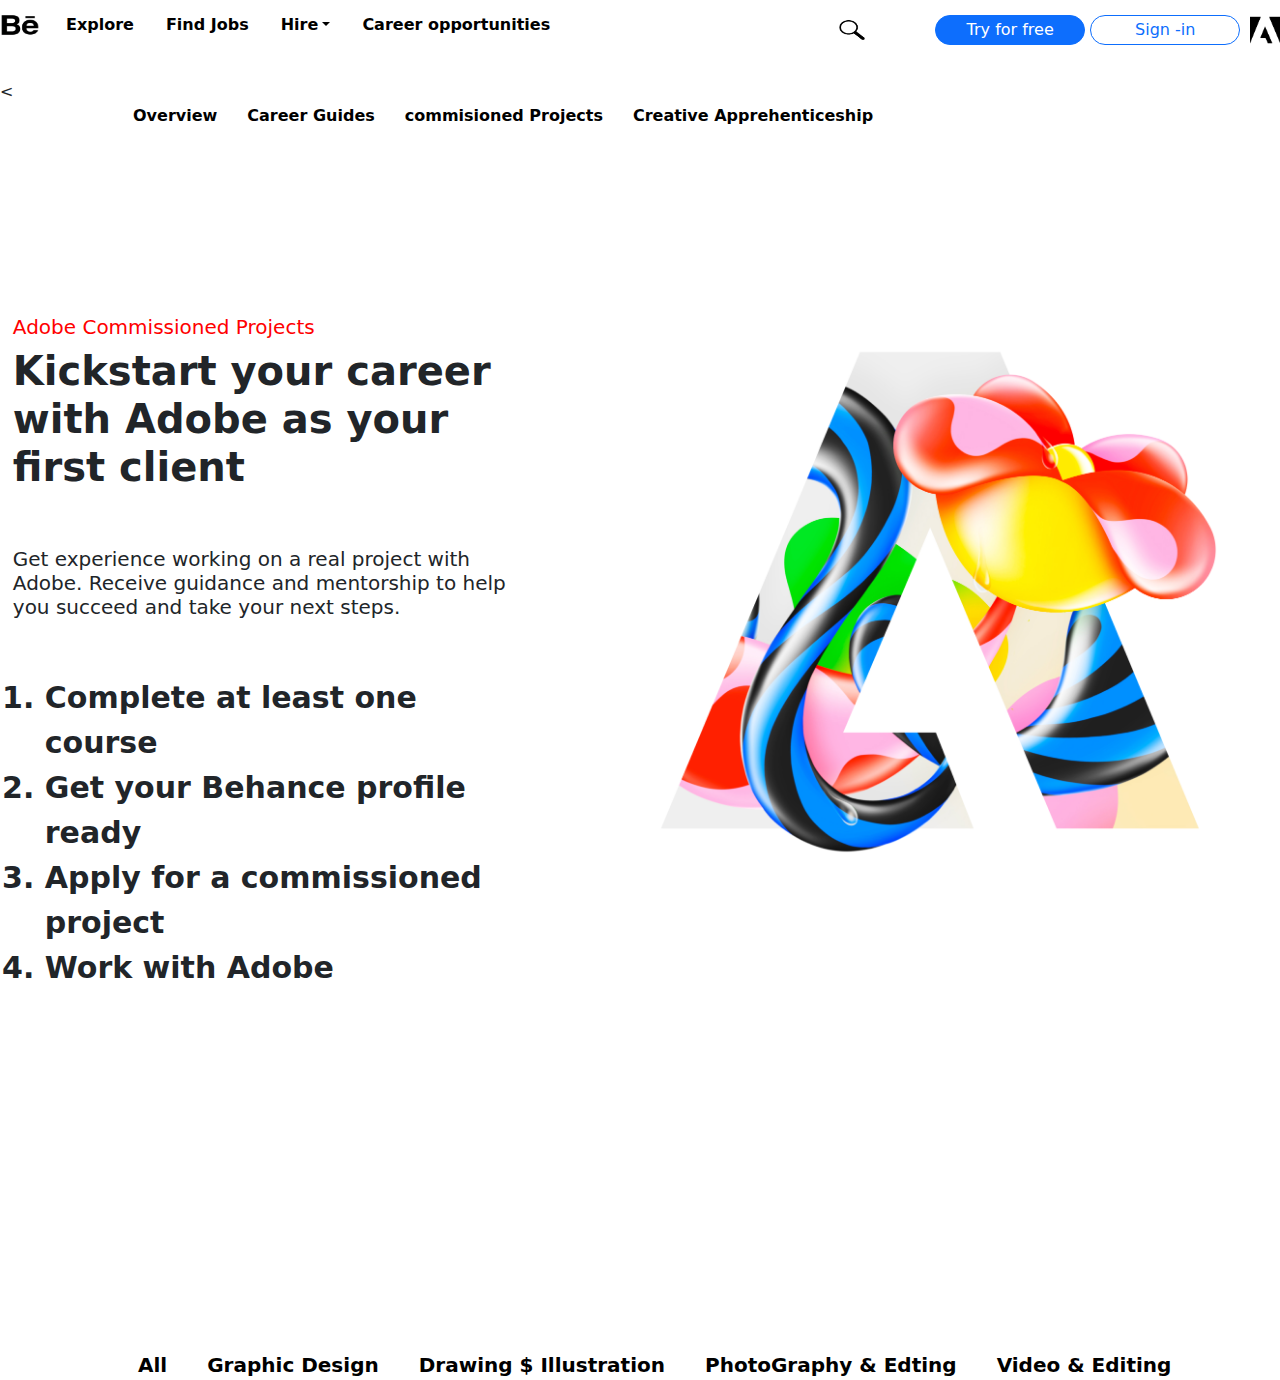
<file: career.html>
<<!DOCTYPE html>
<html lang="en">
<head>
    <meta charset="UTF-8">
    <meta name="viewport" content="width=device-width, initial-scale=1.0">
     <link rel="stylesheet" href="https://cdn.jsdelivr.net/npm/bootstrap@5.3.3/dist/css/bootstrap.min.css" integrity="sha384-QWTKZyjpPEjISv5WaRU9OFeRpok6YctnYmDr5pNlyT2bRjXh0JMhjY6hW+ALEwIH" crossorigin="anonymous">
    <link rel="icon" type="image/png" href="android-chrome-512x512.png">
    <link rel="stylesheet" href="carrier.css">
    <title>Find Creative Jobs :: Behance</title>
</head>
<body>
  <header class="header1">
    <div class="container">
    <div class="container-fluid">
        <div class="row">
            <div class="col">
              <div class="container-1">
                <img src="behance logo.webp" alt="logo" class="img-fluid" id="behance-img">
           <ul class="nav flex-column flex-sm-row">
  <li class="nav-item">
    <a class="nav-link" href="index.html" id="Explore">Explore</a>
  </li>
  <li class="nav-item">
    <a class="nav-link" href="jobs.html">Find Jobs</a>
  </li>
  <li class="nav-item">
    <a class="nav-link  dropdown-toggle" href="hire.html">Hire</a>
  </li>
  <li class="nav-item" id="Career">
    <a class="nav-link" href="career.html">Career opportunities</a>
  </li>

  <a href=""><img src="search-removebg-preview.png" alt="search" id="search"></a>

  <div class="btns">
    <button class="btn btn-primary">Try for free</button>
    <button type="button" class="btn btn-outline-primary">
       Sign -in
</button>
<a href=""><img src="adobe-logo.png" alt=""></a>


  

</ul>


              </div>
<div class="container">
    <div class="container-fluid">
        <div class="row">
            <div class="col">
  <div class="container_2">
     <ul class="nav flex-column flex-sm-row">
      <li class="nav-item"><a href="">Overview</a></li>
      <li class="nav-item"><a href="">Career Guides</a></li>
      <li class="nav-item"><a href="">commisioned Projects</a></li>
      <li class="nav-item"><a href="">Creative Apprehenticeship</a></li>   
    </ul>
  </div>     
  </div>
        </div>
    </div>
</div>       


<div class="container">
    <div class="container-fluid">
        <div class="row">
            <div class="col">
                <div class="container3">
                    <section class="one">
                      <h3>Adobe Commissioned Projects</h3>
                      <h1>Kickstart your career with Adobe as your first client</h1><br><br>
                      <h5>Get experience working on a real project with Adobe. Receive guidance and mentorship to help you succeed and take your next steps.</h5><br><br>
                      <ol>
                        <li>Complete at least one course</li>
                        <li>Get your Behance profile ready</li>
                        <li>Apply for a commissioned project</li>
                        <li>Work with Adobe</li>
                      </ol>
                    </section>
                    <section class="two">
                    <img src="Adobe2.jpg" alt="">
                </section>
                </div>

                <div class="links">
                    <ul class="nav flex-column flex-sm-row">
                         <li class="nav-item"><a href="">All</a></li>
                         <li class="nav-item"><a href="">Graphic Design</a></li>
                         <li class="nav-item"><a href="">Drawing $ Illustration</a></li>
                         <li class="nav-item"><a href="">PhotoGraphy & Edting</a></li>
                         <li class="nav-item"><a href="">Video & Editing</a></li>

                    </ul>
                </div>
                

            </div>
        </div>
    </div>
</div>
</file>
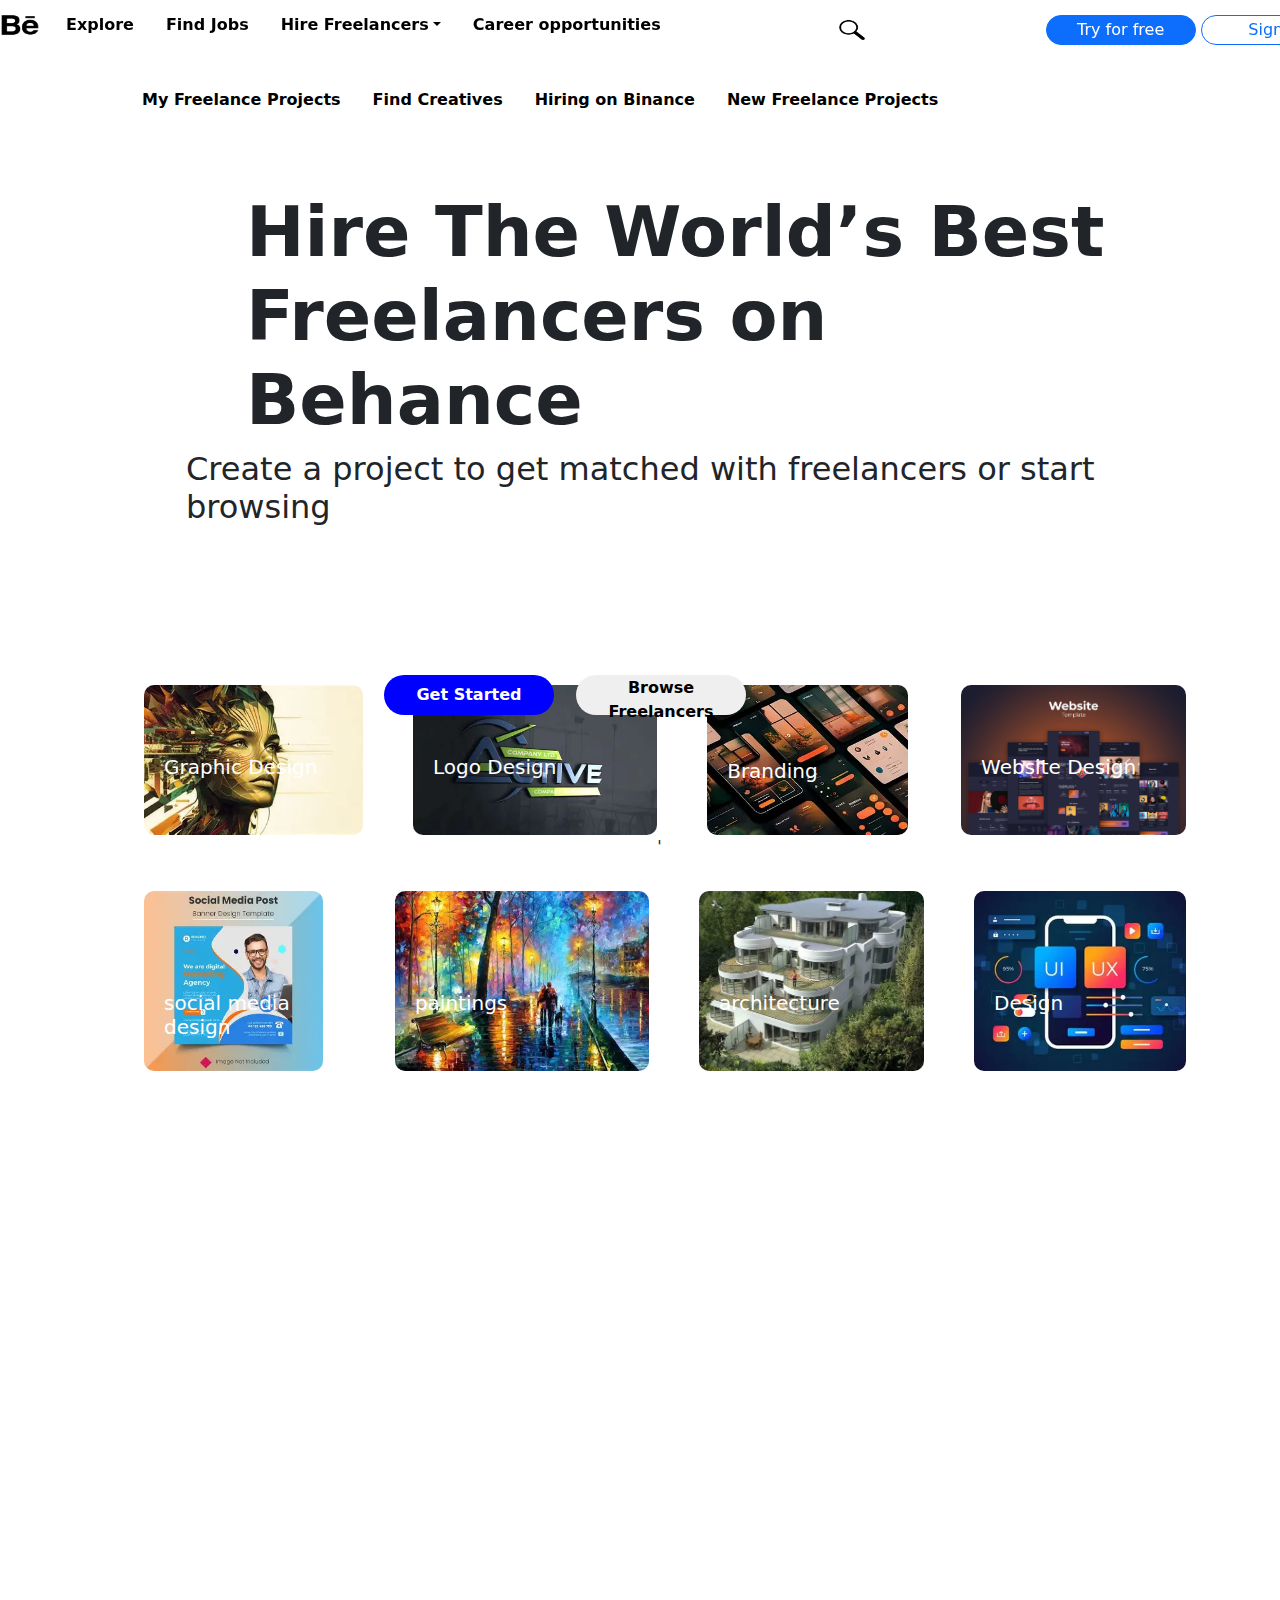
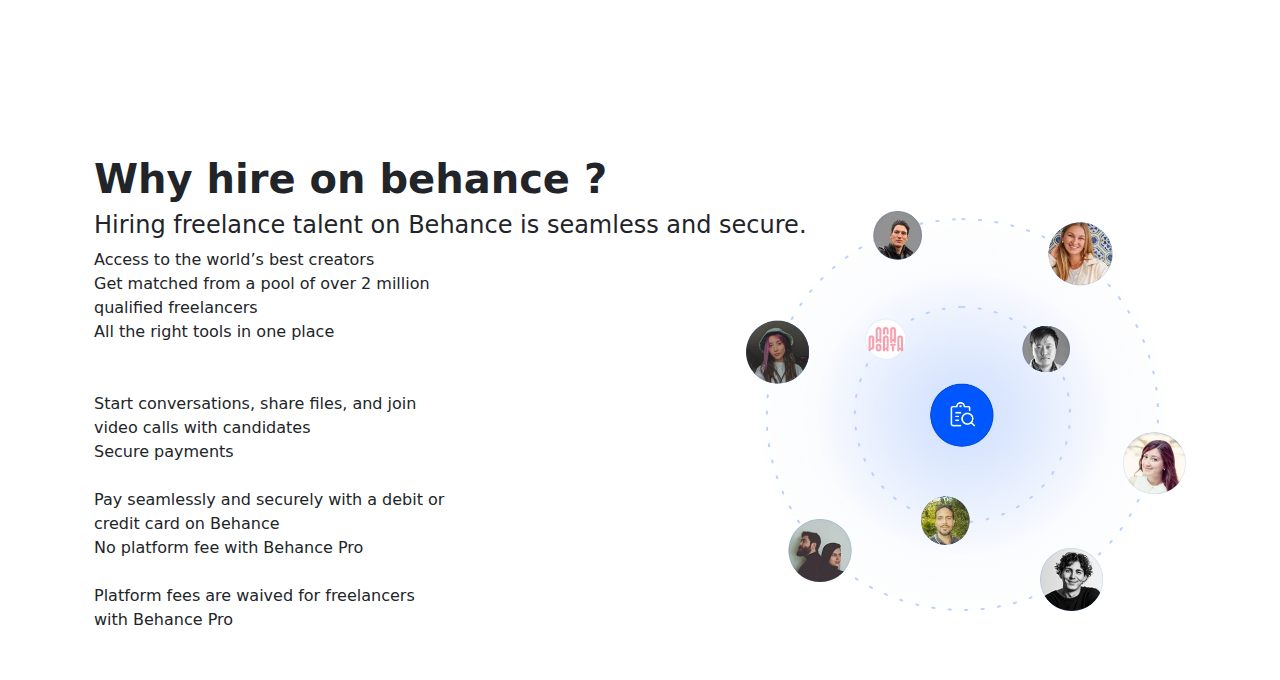
<file: hire.html>
<!DOCTYPE html>
<html lang="en">
<head>
    <meta charset="UTF-8">
    <meta name="viewport" content="width=device-width, initial-scale=1.0">
    <link rel="stylesheet" href="https://cdn.jsdelivr.net/npm/bootstrap@5.3.3/dist/css/bootstrap.min.css" integrity="sha384-QWTKZyjpPEjISv5WaRU9OFeRpok6YctnYmDr5pNlyT2bRjXh0JMhjY6hW+ALEwIH" crossorigin="anonymous">
    <link rel="icon" type="image/png" href="android-chrome-512x512.png">
    <link rel="stylesheet" href="hire.css">
    <title>GRUB|Retro inspired restaurant branding</title>
</head>
<body style="overflow-x: hidden;">
<div class="container">
    <div class="container-fluid">
        <div class="row">
            <div class="col">
              <div class="container-1">
                <img src="behance logo.webp" alt="logo" class="img-fluid" id="behance-img">
           <ul class="nav flex-column flex-sm-row">
  <li class="nav-item">
    <a class="nav-link" href="index.html" id="Explore">Explore</a>
  </li>
  <li class="nav-item">
    <a class="nav-link" href="jobs.html">Find Jobs</a>
  </li>
  <li class="nav-item">
    <a class="nav-link  dropdown-toggle" href="hire.html">Hire Freelancers</a>
  </li>
  <li class="nav-item" id="Career">
    <a class="nav-link" href="career.html">Career opportunities</a>
  </li>

  <a href=""><img src="search.png" alt="search" id="search"></a>

  <div class="btns">
    <button class="btn btn-primary" style=" line-height: 0.5; ">Try for free</button>
    <button type="button" class="btn btn-outline-primary" style=" line-height: 0.5; ">Sign In</button>


    <!-- <button class="btn btn-outline-dark">Share Your Work</button> -->

  </div>
  <div class="icons">
    <!-- <a href=""><img src="messages2.png" class="message"></a>
    <a href=""><img src="notification logo.webp" class="notify"></a> -->
  </div>

</ul>


              </div>
            </div>
        </div>
   <div class="container-fluid">
        <div class="row">
            <div class="col">
                <div class="list">
                <ul class="nav flex-column flex-sm-row">
  <li class="nav-item">
    <a class="nav-link" href="" id="Explore">My Freelance Projects</a>
  </li>
   <li class="nav-item">
    <a class="nav-link" href="#" id="Explore">Find Creatives</a>
  </li>
   <li class="nav-item">
    <a class="nav-link" href="#" id="Explore">Hiring on Binance</a>
  </li>
   <li class="nav-item">
    <a class="nav-link" href="#" id="Explore">New Freelance Projects</a>
  </li>
                </ul>
                </div>
            </div>
        </div>
   </div>
   <div class="container-fluid">
        <div class="row">
            <div class="col">
                <div class="head">
                  <h1>Hire The World’s Best Freelancers on Behance</h1>
                  <h2>Create a project to get matched with freelancers or start browsing</h2>
                  <button class="btn1">Get Started</button>
                  <button class="btn2">Browse Freelancers</button>
                </div>
            </div>
        </div>
   </div>
   <div class="container_1">
    <div class="pic1">
    <img src="picture1.webp" alt="">
    <h2>Graphic Design</h2>
    </div>
    <div class="pic2">
    <img src="Logo Design.webp" alt="">
    <h2>Logo Design</h2>
    </div>
    <div class="pic3">
      <img src="branding.webp" alt="">'
      <h2>Branding</h2>
    </div>

    <div class="pic4">
      <img src="website design.jpeg" alt="">
      <h2>Website Design</h2>
    </div>

   </div>
   <div class="container_2">
    <div class="pic4">
        <img src="social media design.webp" alt="">
        <h2>social media design</h2>
      </div>
      <div class="pic5">
        <img src="paintings.webp" alt="">
        <h2>paintings</h2>
      </div>
      <div class="pic6">
        <img src="architecture.webp" alt="">
        <h2>architecture</h2>
      </div>
      <div class="pic6">
        <img src="design.webp" alt="">
        <h2>Design</h2>
      </div>
   </div>
   <div class="container_3">
    <h1>Why hire on behance ?</h1>
    <img src="circle-of-all.webp" alt="">
    <h4>Hiring freelance talent on Behance is seamless and secure.</h4>
       <ul class="nav flex-column flex-sm-row">
          <li class="nav-item">Access to the world’s best creators</li><br>
          <li class="nav-item">Get matched from a pool of over 2 million qualified freelancers</li><br><br><br>

          <li class="nav-item">All the right tools in one place</li>
          <li class="nav-item">Start conversations, share files, and join video calls with candidates</li><br><br>

          <li class="nav-item">Secure payments</li><br>
          <li class="nav-item">Pay seamlessly and securely with a debit or credit card on Behance</li><br><br>
          <li class="nav-item">
No platform fee with Behance Pro</li><br>
          <li class="nav-item">Platform fees are waived for freelancers with Behance Pro</li><br><br>
        

       </ul>
   </div>
</div>

  <script>// JavaScript for Hamburger Menu Toggle
document.addEventListener('DOMContentLoaded', function() {
    // Create hamburger button
    const hamburger = document.createElement('div');
    hamburger.className = 'hamburger';
    hamburger.innerHTML = '<span></span><span></span><span></span>';
    
    // Insert hamburger into container-1
    const container1 = document.querySelector('.container-1');
    container1.insertBefore(hamburger, container1.firstChild);
    
    // Get navigation menu
    const navMenu = document.querySelector('.container-1 .nav');
    
    // Toggle menu function
    function toggleMenu() {
        hamburger.classList.toggle('active');
        navMenu.classList.toggle('show');
        
        // Prevent body scroll when menu is open
        if (navMenu.classList.contains('show')) {
            document.body.style.overflow = 'hidden';
        } else {
            document.body.style.overflow = 'auto';
        }
    }
    
    // Add click event to hamburger
    hamburger.addEventListener('click', toggleMenu);
    
    // Close menu when clicking on a nav link
    const navLinks = document.querySelectorAll('.container-1 .nav-link');
    navLinks.forEach(link => {
        link.addEventListener('click', () => {
            hamburger.classList.remove('active');
            navMenu.classList.remove('show');
            document.body.style.overflow = 'auto';
        });
    });
    
    // Close menu when clicking outside
    document.addEventListener('click', function(e) {
        if (!hamburger.contains(e.target) && !navMenu.contains(e.target)) {
            hamburger.classList.remove('active');
            navMenu.classList.remove('show');
            document.body.style.overflow = 'auto';
        }
    });
    
    // Handle window resize
    window.addEventListener('resize', function() {
        if (window.innerWidth > 768) {
            hamburger.classList.remove('active');
            navMenu.classList.remove('show');
            document.body.style.overflow = 'auto';
        }
    });
});</script>
</body>
</file>
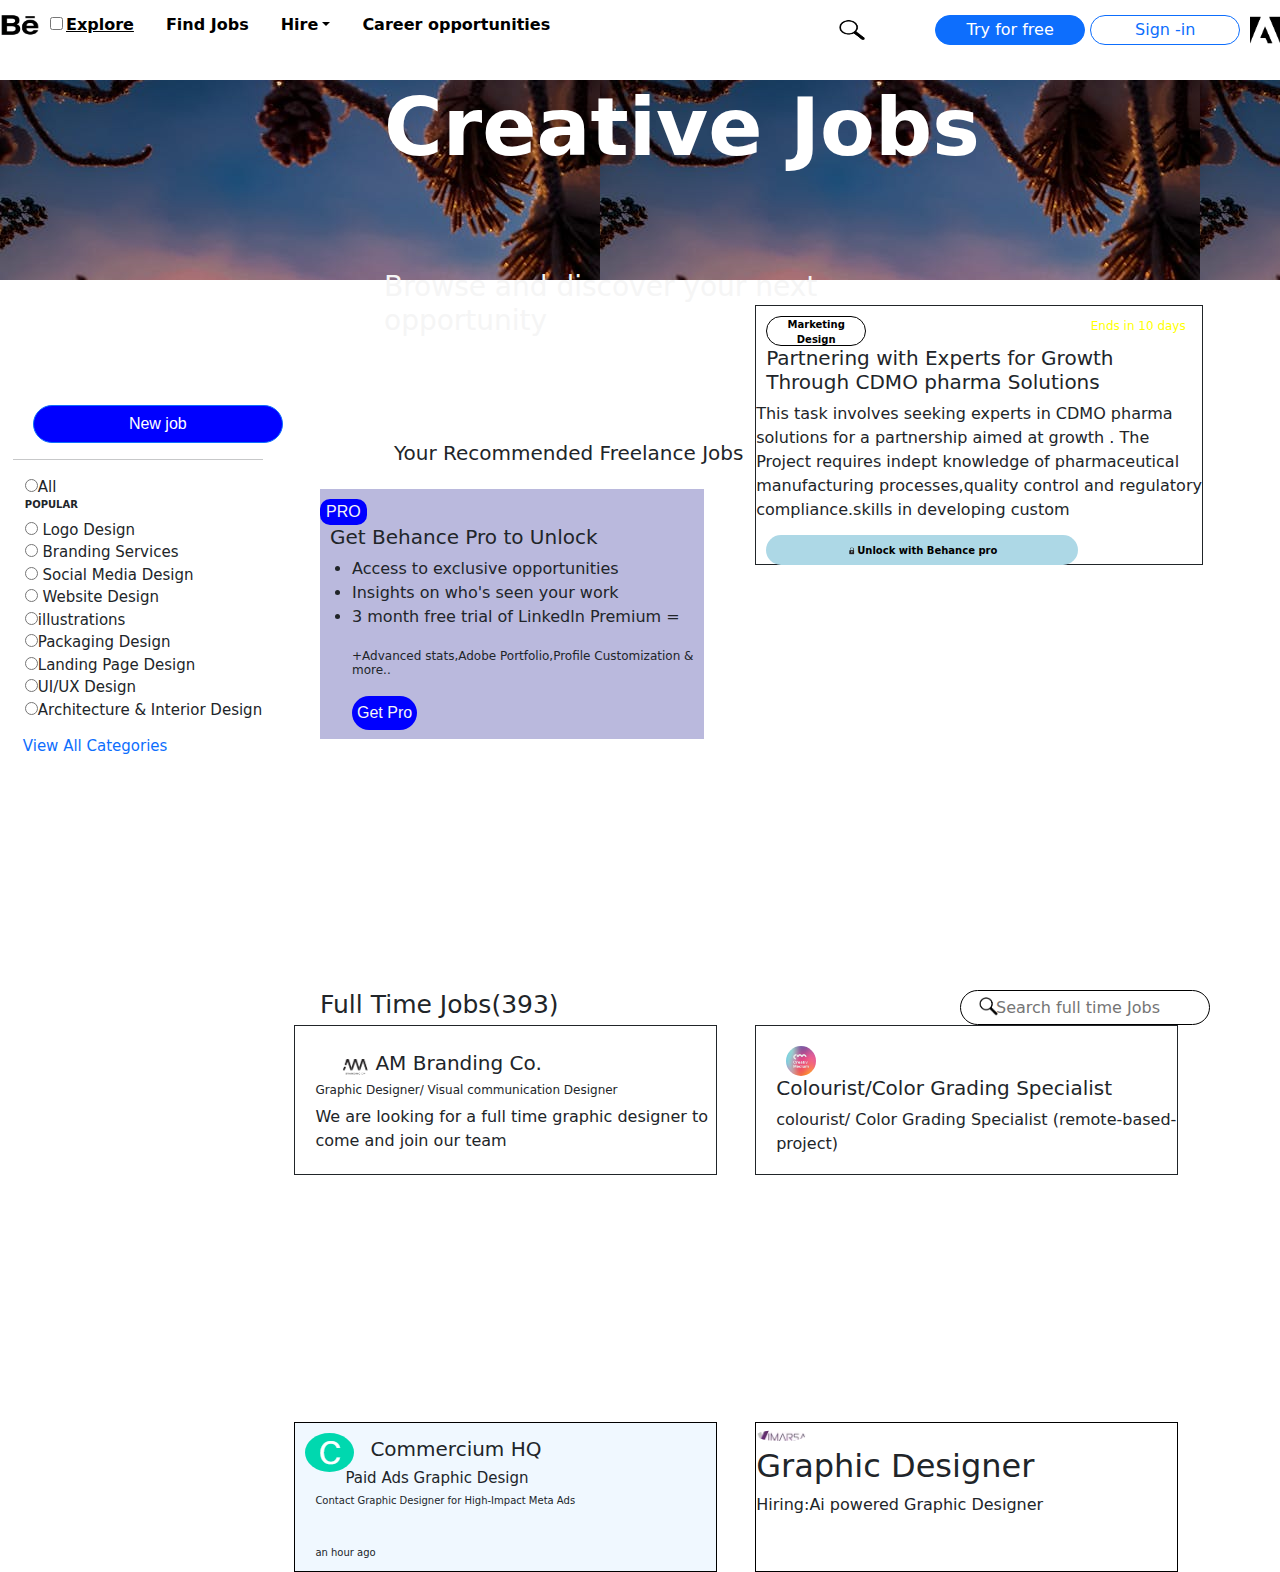
<file: jobs.html>
<!DOCTYPE html>
<html lang="en">
<head>
    <meta charset="UTF-8">
    <meta name="viewport" content="width=device-width, initial-scale=1.0">
     <link rel="stylesheet" href="https://cdn.jsdelivr.net/npm/bootstrap@5.3.3/dist/css/bootstrap.min.css" integrity="sha384-QWTKZyjpPEjISv5WaRU9OFeRpok6YctnYmDr5pNlyT2bRjXh0JMhjY6hW+ALEwIH" crossorigin="anonymous">
    <link rel="icon" type="image/png" href="android-chrome-512x512.png">
    <link rel="stylesheet" href="Jobs.css">
    <title>Find Creative Jobs :: Behance</title>
</head>
<body>
  <header class="header1">
    <div class="container">
    <div class="container-fluid">
        <div class="row">
            <div class="col">
              <div class="container-1">
                <img src="behance logo.webp" alt="logo" class="img-fluid" id="behance-img">
                <input type="checkbox" id="menu-toggle">


<label for="menu-toggle" class="menu-btn">
  <span></span>
  <span></span>
  <span></span>
</label>
           <ul class="nav flex-column flex-sm-row"> 
  <li class="nav-item">
    <a class="nav-link" href="#" id="Explore">Explore</a>
  </li>
  <li class="nav-item">
    <a class="nav-link" href="jobs.html">Find Jobs</a>
  </li>
  <li class="nav-item">
    <a class="nav-link  dropdown-toggle" href="hire.html">Hire</a>
  </li>
  <li class="nav-item" id="Career">
    <a class="nav-link" href="career.html">Career opportunities</a>
  </li>

  <a href=""><img src="search-removebg-preview.png" alt="search" id="search"></a>

  <div class="btns">
    <button class="btn btn-primary">Try for free</button>
    <button type="button" class="btn btn-outline-primary">
       Sign -in
</button>
<a href=""><img src="adobe-logo.png" alt=""></a>


  

</ul>


              </div>
            </div>
        </div>
  
</div>

  
</div>
 <div class="container">
    <div class="container-fluid">
        <div class="row">
            <div class="col">
              <div class="container-j1">
                <h1>Creative Jobs</h1>
                <h3>Browse and discover your next opportunity</h3>
              </div>
            </div>
        </div>
    </div>
</div>

  </header>

<div class="container">
    <div class="container-fluid">
        <div class="row">
            <div class="col">
                <div class="leftdiv">
                    <button type="button" class="btn btn-outline-primary">
   New job
</button><hr> 
<div class="categories1">
    <ul>
   <li><label>
    <input type="radio" name="All" id="All">All
   </label></li>
   <h2 style="font-size: 10px; font-weight: bold;">POPULAR</h2>
   <li><label>
    <input type="radio" name="Logo" id="Logo">
    Logo Design
   </label></li>
   <li><label>
    <input type="radio" id="Branding">
    Branding Services
   </label></li>
   <li><label >
    <input type="radio">
    Social Media Design
   </label></li>
   <li><label>
    <input type="radio">
    Website Design
   </label></li>
   <li><label ><input type="radio">illustrations</label></li>
   <li><label ><input type="radio"></label>Packaging Design</li>
   <li><label ><input type="radio">Landing Page Design</label></li>
   <li><label ><input type="radio">UI/UX Design</label></li>
   <li><label ><input type="radio"></label>Architecture & Interior Design</li>
    </ul>

    <h4><a href="">View All Categories</a></h4>
</div>


                </div>
            </div>
        </div>
    </div>
</div>
<header class="body">
<div class="container">
  <div class="container-fluid">
    <div class="row">
      <div class="col">
        <div class="rightdiv">
          <h2 class="rightdiv_h2">Your Recommended Freelance Jobs</h2>
          <div class="first">
            <button class="btn1">
              PRO
            </button>
            <h2>Get Behance Pro to Unlock</h2>
            <ul>
              <li>Access to exclusive opportunities</li>
              <li>Insights on who's seen your work</li>
              <li>3 month free trial of Linkedln Premium =</li>
              <h4>+Advanced stats,Adobe Portfolio,Profile Customization & more..</h4>
              <button class="btn2">Get Pro</button>
            </ul>
          </div>
          <div class="second">
            <button class="btn" style="border: 1px solid black; color: black; height: 30px; text-align: center; padding: 0%; border-radius: 20px;"> Marketing Design </button>
            <h2>Partnering with Experts for Growth Through CDMO pharma Solutions</h2>
            <p>This task involves seeking experts in CDMO pharma solutions for a partnership aimed at growth . The Project requires indept knowledge of pharmaceutical manufacturing processes,quality control and regulatory compliance.skills in developing custom </p>

            <h4>Ends in 10 days</h4>

            <button class="btn2"><img src="download-removebg-preview.png" alt="" style="height: 10px;">Unlock with Behance pro</button>
          </div>
        </div>
      </div>
    </div>
  </div>
</div>
 
<h1 class="h1">Full Time Jobs(393)</h1>
<input type="search" name="" id="search1" placeholder="Search full time Jobs" style="position: absolute; top: 110%; left: 75%; width: 250px; border-radius: 20px;" >
<div class="container">
  <div class="container-fluid">
    <div class="row">
      <div class="col">
<div class="third">
  <img src="AM_BRANDNG-removebg-preview.png" alt="" style="height: 30px; margin-left: 40px; margin-top: 25px"><h2>AM Branding Co.</h2>
  <h3>Graphic Designer/ Visual communication Designer </h3>
  <p>We are looking for a full time graphic designer to come and join our team</p>
</div>
<div class="fourth">
  <img src="medium.webp" alt="">
 <h2>Colourist/Color Grading Specialist</h2>
 <p>colourist/ Color Grading Specialist (remote-based-project)</p>
</div>
<div class="fifth">
  <img src="C.png" alt="">
   <h2>Commercium HQ</h2>
   <h3>Paid Ads Graphic Design</h3>
   <h4>Contact Graphic Designer for High-Impact Meta Ads</h4>
   <h5>an hour ago</h5>
</div>
<div class="sixth">
  <img src="Vimarsa.webp" alt="">
 <h2>Graphic Designer</h2>
 <p>Hiring:Ai powered Graphic Designer</p>
  <h2></h2>
</div>
      </div>
    </div>
  </div>
</div>
  
</header>



    <script>// JavaScript for Hamburger Menu Toggle
document.addEventListener('DOMContentLoaded', function() {
    // Create hamburger button
    const hamburger = document.createElement('div');
    hamburger.className = 'hamburger';
    hamburger.innerHTML = '<span></span><span></span><span></span>';
    
    // Insert hamburger into container-1
    const container1 = document.querySelector('.container-1');
    container1.insertBefore(hamburger, container1.firstChild);
    
    // Get navigation menu
    const navMenu = document.querySelector('.container-1 .nav');
    
    // Toggle menu function
    function toggleMenu() {
        hamburger.classList.toggle('active');
        navMenu.classList.toggle('show');
        
        // Prevent body scroll when menu is open
        if (navMenu.classList.contains('show')) {
            document.body.style.overflow = 'hidden';
        } else {
            document.body.style.overflow = 'auto';
        }
    }
    
    // Add click event to hamburger
    hamburger.addEventListener('click', toggleMenu);
    
    // Close menu when clicking on a nav link
    const navLinks = document.querySelectorAll('.container-1 .nav-link');
    navLinks.forEach(link => {
        link.addEventListener('click', () => {
            hamburger.classList.remove('active');
            navMenu.classList.remove('show');
            document.body.style.overflow = 'auto';
        });
    });
    
    // Close menu when clicking outside
    document.addEventListener('click', function(e) {
        if (!hamburger.contains(e.target) && !navMenu.contains(e.target)) {
            hamburger.classList.remove('active');
            navMenu.classList.remove('show');
            document.body.style.overflow = 'auto';
        }
    });
    
    // Handle window resize
    window.addEventListener('resize', function() {
        if (window.innerWidth > 768) {
            hamburger.classList.remove('active');
            navMenu.classList.remove('show');
            document.body.style.overflow = 'auto';
        }
    });
});


</script>
    

</body>
</html>
</file>
<file: carrier.css>
.container-1 {
  position: fixed;
  top: 0;
  left: 0;
  width: 100%;
  z-index: 999; 
  /* background: url(jobs1.jpeg);  */
  height: 70px;
  background-color: white;
}
body {
  padding-top: 80px; 
}
.container-1 img{
    height: 50px;
    width: 50px;
    margin-left: -5px;
}
.container-1 ul{
    margin-left: 50px;
    margin-top: -5px;
}
.container-1 ul li a {
    color: black;
    margin-top: -40px;
    font-weight: bold;
}
#search{
    position: absolute;
    left: 65%;
    top: 20%;
    height: 35px;
}
.btns{
    position: relative;
    left: 30%;
    margin-top: -30px;
}
.btns button{
    border-radius: 20px;
    height: 30px;
    width: 150px;
    padding: 1px;

}
.btns img{
    height: 30px;
    margin-left: 5px;
    width: 30px;
}
.container-2{

}
.container_2 ul li a {
    margin: 15px;
    text-decoration: none;
    color: black;
    font-weight: bold;
}
.container_2 ul li a:hover{
    cursor: pointer;
    color: blue;

}
.container3 .one{
    /* background-color: green; */
    width: 40%;
    position: absolute;
    top: 35%;
    left: 1%;
}
.container3 .one h1{
    font-weight: 900;

}
.container3 .one h3{
    color: red;
    font-size: 20px;

}
.container3 .one ol li{
    font-size: 30px;
    font-weight: 650;
}
.container3 .two{
    position: absolute;
    left: 50%;
    top: 35%;
}
.container3 .two img{
    height: 550px;
    margin-right: 10%;
    position: absolute;
    left: -100%;
    


}
.links{
    position: absolute;
    top: 150%;
    
}
.links ul li a {
    margin: 20px;
    font-size: 20px;
    text-decoration: none;
    font-weight: 600;
    color: black;

}
.links ul li a:hover{
    color: blue;
}
</file>
<file: hire.css>
.container-1 {
  position: fixed;
  top: 0;
  left: 0;
  width: 100%;
  z-index: 999; 
  /* background: url(jobs1.jpeg);  */
  height: 70px;
  background-color: white;
}
body {
  padding-top: 80px; 
}
.container-1 img{
    height: 50px;
    width: 50px;
    margin-left: -5px;
}
.container-1 ul{
    margin-left: 50px;
    margin-top: -5px;
}
.container-1 ul li a {
    color: black;
    margin-top: -40px;
    font-weight: bold;
}
#search{
    position: absolute;
    left: 65%;
    top: 20%;
    height: 35px;
}
.btns{
    position: relative;
    left: 30%;
    margin-top: -30px;
}
.btns button{
    border-radius: 20px;
    height: 30px;
    width: 150px;
    padding: 1px;

}
.btns img{
    height: 30px;
    margin-left: 5px;
    width: 30px;
}
.icons .message{
    height: 30px;
    position: absolute;
    left: 85%;
    width: 20px;
    top: 25%;
}
.icons .notify{
    height: 25px;
    width: 30px;
    position: absolute;
    left: 88%;
    margin-top: -25px;
}
.list ul{
    margin-left: 20px;
    width: 100%;
  z-index: 999; 
}
.list ul li a{
    color: black;
    font-weight: bold;
}
.head h1{
    font-size: 70px;
    margin-top: 70px;
    font-weight: bolder;
    margin-left: 140px;
}
.head h2{
    margin-left: 80px;
    width: 90%;
}
.head .btn1{
    position: absolute;
    left: 30%;
    top: 75%;
    border: 1px;
    height: 40px;
    width: 170px;
    background-color: blue;
    border-radius: 20px;
    color: white;
    font-weight: 650;
}
.head .btn2{
     position: absolute;
    left: 45%;
    top: 75%;
    border: 1px;
    height: 40px;
    width: 170px;
    /* background-color: blue; */
    border-radius: 20px;
    color: black;
    font-weight: 650;
}
.container_1{
    display: flex;
}
.container_1 img{
    border-radius: 10px;
    height: 150px;
    margin-top: 150px;
    margin-left: 50px;
}
.container_1 .pic1 h2{
    color: white;
    font-size: 20px;
    margin-top: -80px;
    margin-left: 70px;

}
.pic2 h2{
       color: white;
    font-size: 20px;
    margin-top: -80px;
    margin-left: 70px;
}
.pic3 h2{
       color: white;
    font-size: 20px;
    margin-top: -100px;
    margin-left: 70px;
}
.pic4 h2{
       color: white;
    font-size: 20px;
    margin-top: -80px;
    margin-left: 70px;
}
.container_2{
    display: flex;
}
.container_2 img{
    border-radius: 10px;
    height: 210px;
    margin-top: 100px;
    margin-left: 50px;
}
.container_2 .pic2 h2{
       color: white;
    font-size: 20px;
    margin-top: -80px;
    margin-left: 70px;
}
.container_2 img{
    border-radius: 10px;
    height: 180px;
}
.pic6 h2{
      color: white;
    font-size: 20px;
    margin-top: -80px;
    margin-left: 70px;
}
.pic5 h2{
      color: white;
    font-size: 20px;
    margin-top: -80px;
    margin-left: 70px;
}
.container_3{
    position: absolute;
    top: 195%;
}
.container_3 img{
    height: 400px;
    position: absolute;
    left: 55%;
}
.container_3 h1{
    font-weight: bold;
}
.container_3 ul  {
    font-size: -10px;
    width: 30%;
}
/* 📱 Perfect Mobile Styles for hire.html - MOBILE ONLY */
@media (max-width: 768px) {
  /* Only apply box-sizing on mobile */
  * {
    box-sizing: border-box;
  }

  body {
    font-size: 14px;
    line-height: 1.5;
    overflow-x: hidden;
    margin: 0;
    padding: 0;
  }

  /* Header Container */
  .container-1 {
    position: relative;
    padding: 10px;
  }

  /* Logo */
  #behance-img {
    height: 35px;
    margin-bottom: 15px;
  }

  /* Hamburger Menu Button - MOBILE ONLY */
  .hamburger {
    display: flex;
    flex-direction: column;
    cursor: pointer;
    width: 30px;
    height: 25px;
    justify-content: space-between;
    position: absolute;
    top: 15px;
    right: 15px;
    z-index: 1001;
  }

  .hamburger span {
    width: 100%;
    height: 3px;
    background-color: #333;
    transition: all 0.3s ease;
    border-radius: 2px;
  }

  .hamburger.active span:nth-child(1) {
    transform: rotate(45deg) translate(5px, 5px);
  }

  .hamburger.active span:nth-child(2) {
    opacity: 0;
  }

  .hamburger.active span:nth-child(3) {
    transform: rotate(-45deg) translate(7px, -6px);
  }

  /* Navigation Menu - Hidden by default ON MOBILE */
  .container-1 .nav {
    display: none;
    position: fixed;
    top: 0;
    left: 0;
    width: 100%;
    height: 100vh;
    background: rgba(255, 255, 255, 0.98);
    backdrop-filter: blur(10px);
    flex-direction: column !important;
    justify-content: center;
    align-items: center;
    z-index: 1000;
    padding: 20px;
  }

  .container-1 .nav.show {
    display: flex;
  }

  .container-1 .nav-item {
    margin: 15px 0;
    width: 100%;
    text-align: center;
  }

  .container-1 .nav-link {
    font-size: 18px;
    color: #333;
    text-decoration: none;
    padding: 15px;
    display: block;
    border-bottom: 1px solid #eee;
    transition: all 0.3s ease;
  }

  .container-1 .nav-link:hover {
    background: #f8f9fa;
    color: #007bff;
  }
  
  .container-1 #search {
    width: 25px;
    height: 25px;
    margin: 20px auto;
    display: block;
  }
 
  .container-1 .btns {
    display: flex;
    flex-direction: column;
    gap: 10px;
    margin-top: 20px;
    width: 100%;
     line-height: 1.4; 
  }

  .container-1 .btns .btn {
    width: 100%;
    padding: 12px;
    border-radius: 25px;
    font-size: 16px;
  }

  /* Secondary Navigation (list) */
  .list {
    margin: 20px 0;
  }

  .list .nav {
    position: static !important;
    background: #f8f9fa;
    height: auto !important;
    padding: 15px;
    border-radius: 10px;
    display: flex !important;
    flex-direction: column;
  }

  .list .nav-item {
    margin: 5px 0;
  }

  .list .nav-link {
    font-size: 14px;
    padding: 10px;
    border-bottom: none;
    background: white;
    border-radius: 5px;
    margin-bottom: 5px;
  }

  /* Hero Section */
  .head {
    text-align: center;
    padding: 30px 20px;
  }

  .head h1 {
    font-size: 1.8rem;
    margin-bottom: 15px;
    color: #333;
  }

  .head h2 {
    font-size: 1rem;
    color: #666;
    margin-bottom: 25px;
  }

  .head .btn1,
  .head .btn2 {
    display: block;
    width: 100%;
    max-width: 300px;
    margin: 10px auto;
    padding: 12px 20px;
    border-radius: 25px;
    font-size: 16px;
    border: none;
    cursor: pointer;
  }

  .head .btn1 {
    background: #007bff;
    color: white;
    margin-top: -150px;
    margin-left: -90px;
  }

  .head .btn2 {
    background: transparent;
    color: #007bff;
    border: 2px solid #007bff;
    margin-top: -90px;
    margin-left: -140px;
  }

 
  .container_1 {
    display: flex;
    flex-direction: column;
    gap: 20px;
    margin: 30px 20px;
    order: 1;
  }

  .container_1 > div {
    width: 100%;
    text-align: center;
    padding: 15px;
    background: white;
    border-radius: 12px;
    box-shadow: 0 4px 12px rgba(0, 0, 0, 0.1);
    transition: transform 0.3s ease;
  }

  .container_1 > div:hover {
    transform: translateY(-5px);
  }

  .container_1 img {
    width: 100%;
    max-width: 300px;
    height: 200px;
    object-fit: cover;
    border-radius: 8px;
    margin-bottom: 10px;
    margin-left: -20px;
  }
  

  .container_1 h2 {
    font-size: 16px;
    margin: 10px 0 0 0;
    color: #333;
    font-weight: 600;
  }

  /* Container 3 - Why Hire Section (Positioned after container_1) */
  .container_3 {
    margin: 40px 20px;
    padding: 30px 20px;
    background: #f8f9fa;
    border-radius: 15px;
    text-align: center;
    order: 2;
    
  }

  /* Picture Container 2 - Stacked Vertically (After container_3) */
  .container_2 {
    display: flex;
    flex-direction: column;
    gap: 20px;
    margin: 30px 20px;
    order: 3;
  }

  .container_2 > div {
    width: 100%;
    text-align: center;
    padding: 15px;
    background: white;
    border-radius: 12px;
    box-shadow: 0 4px 12px rgba(0, 0, 0, 0.1);
    transition: transform 0.3s ease;
  }

  .container_2 > div:hover {
    transform: translateY(-5px);
  }

  .container_2 img {
    width: 100%;
    max-width: 300px;
    height: 200px;
    object-fit: cover;
    border-radius: 8px;
    margin-bottom: 10px;
    margin-left: -20px;
  }

  .container_2 h2 {
    font-size: 16px;
    margin: 10px 0 0 0;
    color: #333;
    font-weight: 600;
  }

  /* Apply flexbox order to parent container */
  body {
    display: flex;
    flex-direction: column;
  }

  .container {
    display: flex;
    flex-direction: column;
  }
  .container_3{
    position: absolute;
    top: 600%;
  }

  .container_3 h1 {
    font-size: 1.6rem;
    margin-bottom: 20px;
    color: #333;
  }

  .container_3 img {
    max-width: 100%;
    height: auto;
    margin: 20px 0;
    border-radius: 10px;
  }

  .container_3 h4 {
    font-size: 1.1rem;
    margin: 20px 0;
    color: #555;
    font-weight: 500;
  }

  .container_3 .nav {
    position: static !important;
    background: transparent !important;
    height: auto !important;
    padding: 0 !important;
    display: flex !important;
    flex-direction: column;
    gap: 20px;
    text-align: left;
    margin-top: 25px;
  }

  .container_3 .nav-item {
    background: white;
    padding: 15px;
    border-radius: 8px;
    box-shadow: 0 2px 8px rgba(0, 0, 0, 0.1);
    margin: 0;
    font-size: 14px;
    line-height: 1.6;
    color: #555;
  }

  .container_3 .nav-item:nth-child(odd) {
    font-weight: 600;
    color: #007bff;
    background: #e3f2fd;
  }

  /* Hide desktop elements on mobile */
  .icons {
    display: none;
  }

  /* Ensure proper spacing */
  .container-fluid {
    padding: 0;
  }

  .row {
    margin: 0;
  }

  .col {
    padding: 0;
  }
}

/* JavaScript Classes for Hamburger Toggle */
.nav-hidden {
  display: none !important;
}

.nav-visible {
  display: flex !important;
}
</file>
<file: Jobs.css>
.container-1 {
  position: fixed;
  top: 0;
  left: 0;
  width: 100%;
  z-index: 999; 
  height: 70px;
  background-color: white;
  border-bottom: px solid black;
 
}
body {
  padding-top: 80px; 
}
.header1{
    background-image: url(jobs1.jpeg);
    height: 200px;
}
.container-1 img{
    height: 50px;
    width: 50px;
    margin-left: -5px;
}
.container-1 ul{
    margin-left: 50px;
    margin-top: -5px;
}
.container-1 ul li a {
    color: black;
    margin-top: -40px;
    font-weight: bold;
}
#search{
    position: absolute;
    left: 65%;
    top: 20%;
    height: 35px;
}
.btns{
    position: relative;
    left: 30%;
    margin-top: -30px;
}
.btns button{
    border-radius: 20px;
    height: 30px;
    width: 150px;
    padding: 1px;

}
.btns img{
    height: 30px;
    margin-left: 5px;
    width: 30px;
}
.icons .message{
    height: 30px;
    position: absolute;
    left: 85%;
    width: 20px;
    top: 25%;
}
.icons .notify{
    height: 25px;
    width: 30px;
    position: absolute;
    left: 88%;
    margin-top: -25px;
}
#GRUB{
    border-radius: 50%;
    height: 40px;
    margin-top: 20px;
    margin-left: 10px;
}
#GRUB1{
    margin-top: 50px;
}
.container-2 h2{
    margin-left: 60px;
    margin-top: -35px;
    font-size: 20px;
}
.container-2 h3{
    margin-left: 60px;
    font-size: 20px;
}
.container-3{
    margin-top: 80px;
}
.container-3 h2{
   margin-left: 25%;
   color: rgb(181, 181, 230);
   font-size: 20px;
}
.container-3 p{
      color: rgb(79, 79, 146);
}
.container-3 h3{
     margin-left: 25%;
   color: rgb(181, 181, 230);
   font-size: 20px;
}
#GRUBVIDEO{
    width: 100%;
    margin-top: -25px;
}
#GRUB4{
    width: 45%;
    margin-left: 50px;
}
#GRUB5{
     width: 45%;
    margin-left: -10px;
}
#GRUB6{
    width: 45%;
    margin-left: 40px;
}
#GRUB7{
    width: 50%;
    height: 475px;
    margin-left: 520px;
    margin-top: -500px;
}
.SCRUB9{
    width: 50%;
}
.SCRUB92{
    width: 50%;
    margin-left: 50%;
    margin-top: -50%;
}
.GRUB10{
    margin-left: -40px;
    height: 500px;

}
#GRUVVID2{
     margin-left: 500px;
     margin-top: -500px;
     height: 500px;

}
.container-4 h2{
    font-size: 20px;
    color: lightblue;

}
.container-4 h3{
    font-size: 20px;
    color: lightblue;

}
.sides{
    display: flex;
}
.sides img{
    height: 497px;
}
.sides2 p{
    color: lightblue;
    margin-left: 120px;
    width: 55%;
}
.sides3{
    display: flex;
    margin-left: 100px;
}
.sides3 img{
    height: 450px;
}
.lorem{
    background: red;
    position: fixed;
    top: 39.5%;
    left: 92%;
    width: 8%;
    height: 110%;
    display: none;
}
.sides4 h2 {
    margin-left: 40%;
    font-size: 25px;
}
.sides4 h3{
    margin-left: 38%;
    font-size: 20px;
}
.sides4 p{
    color: lightblue;
}
.credits{
    background-color: black;
    margin-top: 10%;
    margin-left: -90px;
    height: 400px;
}
.credits ul{
    margin-left: 180px;
    margin-top: -30px;
}
.credits ul li {
    display: block;
    list-style: none;
    color: white;

}
.credits h2{
    color: whitesmoke;
    font-size: 20px;
}
#behance-logo{
    height: 70px;
}
.credits2 ul{
    margin-left: 33%;
    margin-top: -15%;

} 
.credits2 ul li a {
    text-decoration: none;
    color: white;

}
.credits2 ul li a:hover{
    text-decoration: underline;
}
.credits3 {
    position: relative;
    left: 38%;
    margin-top: -210px;
}
.credits3 ul li{
    text-decoration: none;
}
.credits3 ul li a{
    text-decoration: none;
    color: whitesmoke;
}
.credits4{
   position: relative;
   top: -5%;
   left: 60%;
   margin-top: -170px;

}
.credits4 ul li a{
    text-decoration: none;
    color: whitesmoke;
}
.credits4 ul li a:hover{
     cursor: pointer;
     text-decoration: underline;   
}
#Explore{
    text-decoration: underline;
}
/* .container-j1{
    background-image: url(jobs1.jpeg);
      background-size: cover;                
    background-position: center;           
    background-repeat: no-repeat;          
    height: 100px;                        
    width: 100%;   
} */
.container-j1 h1{
    position: absolute;
    left: 30%;
    font-size: 80px;
    font-weight: bold;
    color: white;
}
.container-j1 h3{
    position: absolute;
    left: 30%;
    top: 30%;
    width: 550px;
    color: whitesmoke;
}
.leftdiv{
    /* background-color: black; */
    position: absolute;
    left: 1%;
    top: 45%;
    height: 400px;
    width: 250px;
}
.leftdiv .btn-outline-primary{
    width: 250px;
    border-radius: 30px;
    background-color: blue;
    color: white;
    margin-left: 20px;
    font-family: Arial, Helvetica, sans-serif;
}
#All{
    color: whitesmoke;
}

.categories1 ul{
    list-style-type: none;
    margin-left: -20px;
    /* color: whitesmoke; */
}
.categories1 ul li{
    font-size: 15px;
}
.categories1 a{
    text-decoration: none;
    margin-left: 10px;
}
.categories1 a:hover{
    text-decoration: underline;
}
.categories1 h4{
    font-size: 15px;
}
.first{
    position: absolute;
    top: 51%;
    left: 25%;
    background-color: #BAB9DD;
    width: 30%;
    height: 250px;
}

.first .btn1{
    border: 1px;
    background-color: blue;
    color: whitesmoke;
    font-family: Impact, Haettenschweiler, 'Arial Narrow Bold', sans-serif;
    border-radius: 10px;
    margin-top: 10px;
    padding: auto;
    
}
.rightdiv h2{
    font-size: 20px;
    margin-left: 10px;
    
}
.rightdiv_h2{
    position: absolute;
    top: 49%;
    font-size: 10px;
    left: 30%;
    
}
.first {
    margin-top: 30px;
}
.first h4{
    font-size: 12px;
    margin-top: 20px;
}
.first .btn2{
       border: 1px;
    background-color: blue;
    color: whitesmoke;
    font-family: Impact, Haettenschweiler, 'Arial Narrow Bold', sans-serif;
    border-radius: 20px;
    margin-top: 10px;
    padding: 5px;
}
.second{
    /* background-color: red; */
    width: 35%;
    height: 260px;
    position: absolute;
    left: 59%;
    margin-top: 25px;
     border: 1px solid;  
    /* padding: 15px; */
 
}
.second:hover{
    position: absolute;
    /* left: 60%; */
    margin-top: 20px;
    cursor: pointer;
       box-shadow: 0 4px 10px rgba(14, 178, 190, 0.25); /* shadow added */
    
}
.second h4{
    position: absolute;
    left: 75%;
    font-size: 12px;
    color: yellow;
    top: 5%; 
}
.second button{
    margin-top: 10px;
    margin-left: 10px;
    font-size: 10px;
    width: 100px;
    font-weight: bold;
}
.second .btn2{
    background-color: lightblue;
    width: 70%;
    position: absolute;
    top: 85%;
    height: 30px;
    border-radius: 20px;
    border: 1px;
}
#search1{
      background: url('search-removebg-preview.png') no-repeat 10px center; 
    background-size: 35px; 
    padding-left: 35px;    
    height: 35px;
    border: 1px solid black;
    border-radius: 5px;
}
.h1{
    position: absolute;
    top: 110%;
    left: 25%;
    font-size: 25px;
}
.third{
    background-color: white;
      width: 33%;
    height: 150px;
    position: absolute;
    left: 23%;
    top: 90%;
    margin-top: 215px;
     border: 1px solid;  

}
.third h2{
    font-size: 20px;
    margin-top: -30px;
    margin-left: 80px;
}
.third h3{
    font-size: 12px;
    margin-left: 20px;

}
.third p{
    margin-left: 20px;
}
.fourth{
         width: 33%;
    height: 150px;
    position: absolute;
    left: 59%;
    top: 90%;
    margin-top: 215px;
     border: 1px solid; 
    
}
.fourth img{
    height: 30px;
    border-radius: 50%;
    margin-left: 30px;
    margin-top: 20px;
}
.fourth h2{
    margin-left: 20px;
    font-size: 20px;
}
.fourth p{
    margin-left: 20px;
}
.fifth{
    position: absolute;
    background-color: aliceblue;
    top: 158%;
    left: 23%;
    border: 1px solid black;
    width: 33%;
    height: 150px;
}
.fifth img{
    border-radius: 50%;
    margin-top: 10px;
    margin-left: 10px;
}
.fifth h2{
    font-size: 20px;
    margin-top: -35px;
    margin-left: 75px;
}
.fifth h3{
    font-size: 15px;
    font-weight: lighter;
    margin-left: 50px;
}
.fifth h4{
    font-size: 10px;
    margin-left: 20px;
}
.fifth h5{
    font-size: 10px;
    margin-top: 40px;
    margin-left: 20px;
}
.sixth{
    position: absolute;
    top: 158%;
    left: 59%;
    border: 1px solid black;
    width: 33%;
    height: 150px;

}
.sixth img{
    border-radius: 50%;
    width: 50px;
    
    
}



/* ========== Mobile Styles (<=766px) ========== */
@media (max-width: 766px) {

  /* Header adjustments */
  .container-1 {
    display: flex;
    justify-content: space-between;
    align-items: center;
  }

  #behance-img {
    width: 120px; /* smaller logo */
  }

  /* Hide nav by default */
  .nav {
    display: none;
    flex-direction: column;
    background: #fff;
    position: absolute;
    top: 60px; /* below header */
    left: 0;
    width: 100%;
    padding: 1rem;
    border-top: 1px solid #ddd;
    z-index: 999;
  }

  /* Show nav when checkbox is checked */
  /* #menu-toggle:checked ~ .nav {
    display: flex;
  } */

  /* Hamburger button styling */
  .menu-btn {
    display: flex;
    flex-direction: column;
    justify-content: space-between;
    width: 28px;
    height: 20px;
    cursor: pointer;
  }

  .menu-btn span {
    display: block;
    height: 3px;
    width: 100%;
    background: #000;
    border-radius: 2px;
    transition: all 0.3s ease;
  }

  /* Hide the checkbox */
  #menu-toggle {
    display: none;
  }

  /* Adjust buttons row */
  .btns {
    display: flex;
    flex-direction: column;
    gap: 10px;
    margin-top: 1rem;
  }

  /* Left side categories */
  .leftdiv {
    width: 100%;
    margin-top: 1rem;
  }

  /* Right side content */
  .rightdiv {
    width: 100%;
    margin-top: 1.5rem;
  }

  /* Job cards stack */
  .third,
  .fourth,
  .fifth,
  .sixth {
    width: 100%;
    margin: 1rem 0;
    padding: 1rem;
  }

  /* Search bar reposition */
  #search1 {
    position: static;
    width: 100%;
    margin: 1rem 0;
  }
  .leftdiv{
    display: none;
  }
  .rightdiv .rightdiv_h2{
    margin-left: -110px;
    font-size: 15px;
    margin-top: -30px;
  }
  .first{
    margin-top: -10px;
    margin-left: -80px;
    width: 90%;
  }
  .second{
    margin-top: 300px;
    margin-left: -200px;
    width: 90%;
  }
  .third{
     margin-top: 770px;
    margin-left: -70px;
    width: 90%;
  }
  .h1 , #search1 {
    display: none;
  }
  .fourth{
      margin-top: 280px;
    margin-left: -200px;
    width: 90%;
  }
  .fifth{
     margin-top: -10px;
    margin-left: -65px;
    width: 90%;
  }
  .sixth{
    margin-top: 150px;
    margin-left: -200px;
    width: 90%;
  }
  .container-j1 h1 ,h3{
    font-size: 20px;
    margin-left: -70px;
}
@media (max-width: 768px) {
  /* Only apply box-sizing on mobile */
  * {
    box-sizing: border-box;
  }

  body {
    font-size: 14px;
    line-height: 1.5;
    overflow-x: hidden;
    margin: 0;
    padding: 0;
  }

  /* Header Container */
  .container-1 {
    position: relative;
    padding: 10px;
  }

  /* Logo */
  #behance-img {
    height: 35px;
    margin-bottom: 15px;
  }

  /* Hamburger Menu Button - MOBILE ONLY */
  .hamburger {
    display: flex;
    flex-direction: column;
    cursor: pointer;
    width: 30px;
    height: 25px;
    justify-content: space-between;
    position: absolute;
    top: 15px;
    right: 15px;
    z-index: 1001;
  }

  .hamburger span {
    width: 100%;
    height: 3px;
    background-color: #333;
    transition: all 0.3s ease;
    border-radius: 2px;
  }

  .hamburger.active span:nth-child(1) {
    transform: rotate(45deg) translate(5px, 5px);
  }

  .hamburger.active span:nth-child(2) {
    opacity: 0;
  }

  .hamburger.active span:nth-child(3) {
    transform: rotate(-45deg) translate(7px, -6px);
  }

  /* Navigation Menu - Hidden by default ON MOBILE */
  .container-1 .nav {
    display: none;
    position: fixed;
    top: 0;
    left: 0;
    width: 100%;
    height: 100vh;
    background: rgba(255, 255, 255, 0.98);
    backdrop-filter: blur(10px);
    flex-direction: column !important;
    justify-content: center;
    align-items: center;
    z-index: 1000;
    padding: 20px;
  }

  .container-1 .nav.show {
    display: flex;
  }

  .container-1 .nav-item {
    margin: 15px 0;
    width: 100%;
    text-align: center;
  }

  .container-1 .nav-link {
    font-size: 18px;
    color: #333;
    text-decoration: none;
    padding: 15px;
    display: block;
    border-bottom: 1px solid #eee;
    transition: all 0.3s ease;
  }

  .container-1 .nav-link:hover {
    background: #f8f9fa;
    color: #007bff;
  }
  
  .container-1 #search {
    width: 25px;
    height: 25px;
    margin: 20px auto;
    display: block;
  }
 
  .container-1 .btns {
    display: flex;
    flex-direction: column;
    gap: 10px;
    margin-top: 20px;
    width: 100%;
     line-height: 1.4; 
  }
  .second{
    margin-top: 380px;
  }
}
}
</file>
